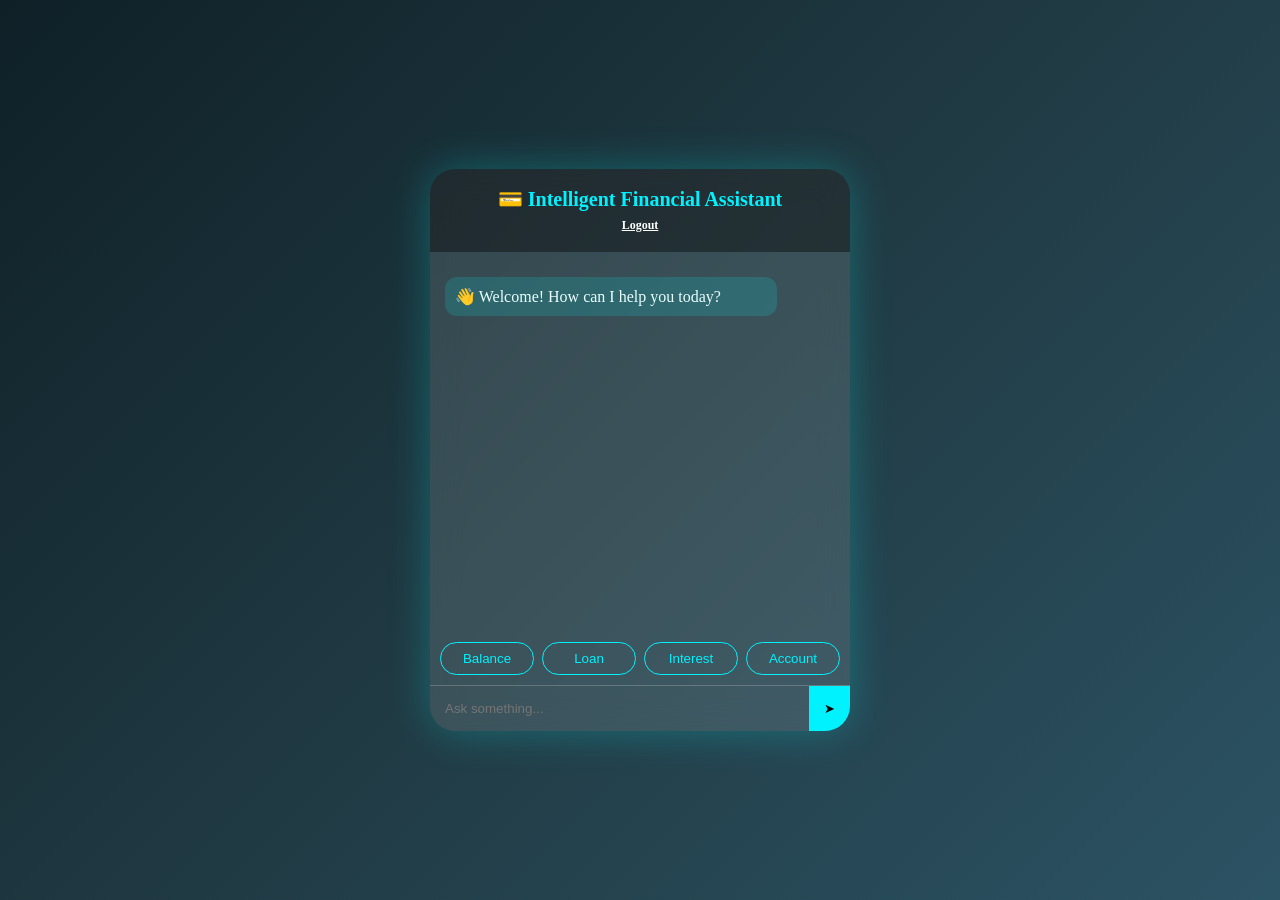
<file: templates/index.html>
<!DOCTYPE html>
<html>
<head>
<title>Intelligent Financial Assistant</title>

<style>
body{
    margin:0;
    height:100vh;
    background:linear-gradient(135deg,#0f2027,#203a43,#2c5364);
    display:flex;
    justify-content:center;
    align-items:center;
    font-family:'Segoe UI';
}

.chat-card{
    width:420px;
    backdrop-filter:blur(15px);
    background:rgba(255,255,255,0.12);
    border-radius:25px;
    box-shadow:0 0 40px rgba(0,255,255,0.25);
    overflow:hidden;
}

.header{
    padding:18px;
    background:rgba(0,0,0,0.4);
    text-align:center;
    color:#00f2ff;
    font-size:20px;
    font-weight:bold;
}

.chat-box{
    height:350px;
    padding:15px;
    overflow-y:auto;
}

.bot{
    background:rgba(0,255,255,0.15);
    color:#eaffff;
    padding:10px;
    margin:10px 0;
    border-radius:12px;
    width:80%;
}

.user{
    background:#00f2ff;
    color:#002b36;
    padding:10px;
    margin:10px 0;
    border-radius:12px;
    width:80%;
    margin-left:auto;
    text-align:right;
}

.quick-btns{
    display:flex;
    flex-wrap:wrap;
    gap:8px;
    padding:10px;
}

.quick-btns button{
    flex:1;
    background:transparent;
    border:1px solid #00f2ff;
    color:#00f2ff;
    padding:8px;
    border-radius:20px;
    cursor:pointer;
}

.footer{
    display:flex;
    border-top:1px solid rgba(255,255,255,0.2);
}

input{
    flex:1;
    padding:15px;
    background:transparent;
    border:none;
    outline:none;
    color:white;
}

.send{
    background:#00f2ff;
    border:none;
    padding:15px;
    cursor:pointer;
}
</style>
</head>

<body>

<div class="chat-card">
    <div class="header">
        💳 Intelligent Financial Assistant<br>
        <a href="/logout" style="color:white;font-size:12px;">Logout</a>
    </div>

    <div class="chat-box" id="chatBox">
        <div class="bot">👋 Welcome! How can I help you today?</div>
    </div>

    <div class="quick-btns">
        <button onclick="quick('balance')">Balance</button>
        <button onclick="quick('loan')">Loan</button>
        <button onclick="quick('interest')">Interest</button>
        <button onclick="quick('account')">Account</button>
    </div>

    <div class="footer">
        <input id="msg" placeholder="Ask something...">
        <button class="send" onclick="send()">➤</button>
    </div>
</div>

<script>
function send(){
    let msg=document.getElementById("msg").value;
    if(msg==="") return;

    let box=document.getElementById("chatBox");
    box.innerHTML+=`<div class="user">${msg}</div>`;
    document.getElementById("msg").value="";

    fetch("/chatbot",{
        method:"POST",
        headers:{"Content-Type":"application/json"},
        body:JSON.stringify({message:msg})
    })
    .then(res=>res.json())
    .then(data=>{
        box.innerHTML+=`<div class="bot">${data.reply}</div>`;
        box.scrollTop=box.scrollHeight;
    });
}

function quick(text){
    document.getElementById("msg").value=text;
    send();
}
</script>

</body>
</html>
</file>
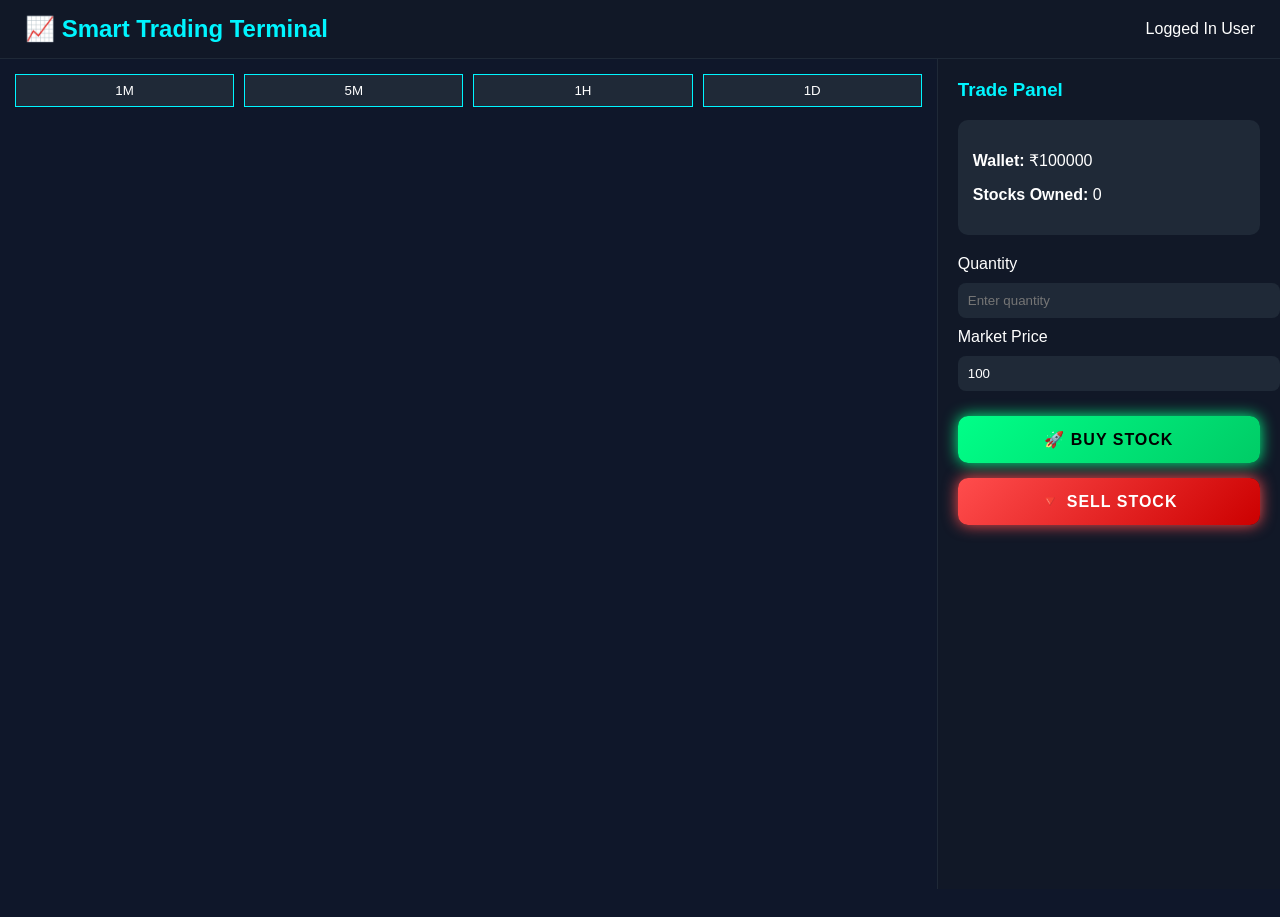
<file: templates/investments.html>
<!DOCTYPE html>
<html>
<head>
    <title>Smart Trading Platform</title>

    <script src="https://s3.tradingview.com/tv.js"></script>

    <style>
        body{
            margin:0;
            font-family:'Segoe UI',sans-serif;
            background:#0f172a;
            color:white;
        }

        .header{
            background:#111827;
            padding:15px 25px;
            display:flex;
            justify-content:space-between;
            align-items:center;
            border-bottom:1px solid #1f2937;
        }

        .header h2{
            margin:0;
            color:#00f5ff;
        }

        .container{
            display:flex;
            height:calc(100vh - 70px);
        }

        .chart-section{
            flex:3;
            padding:15px;
        }

        #chart{
            height:100%;
            border-radius:10px;
            overflow:hidden;
        }

        .trade-panel{
            flex:1;
            background:#111827;
            padding:20px;
            border-left:1px solid #1f2937;
            position:relative;
        }

        .trade-panel h3{
            margin-top:0;
            color:#00f5ff;
        }

        .wallet-box{
            background:#1f2937;
            padding:15px;
            border-radius:10px;
            margin-bottom:20px;
        }

        input{
            width:100%;
            padding:10px;
            margin:10px 0;
            border-radius:8px;
            border:none;
            background:#1f2937;
            color:white;
        }

        /* ============================= */
        /* 🔥 CREATIVE TRADE BUTTONS */
        /* ============================= */

        .trade-btn{
            width:100%;
            padding:14px;
            margin-top:15px;
            border:none;
            border-radius:10px;
            font-weight:bold;
            font-size:16px;
            cursor:pointer;
            position:relative;
            overflow:hidden;
            transition:all 0.25s ease;
            letter-spacing:1px;
        }

        .buy{
            background:linear-gradient(135deg,#00ff88,#00cc66);
            color:black;
            box-shadow:0 0 15px #00ff88;
        }

        .sell{
            background:linear-gradient(135deg,#ff4d4d,#cc0000);
            color:white;
            box-shadow:0 0 15px #ff4d4d;
        }

        .buy:hover{
            box-shadow:0 0 25px #00ff88, 0 0 40px #00ff88;
            transform:translateY(-2px);
        }

        .sell:hover{
            box-shadow:0 0 25px #ff4d4d, 0 0 40px #ff4d4d;
            transform:translateY(-2px);
        }

        .trade-btn:active{
            transform:scale(0.97);
        }

        /* ============================= */
        /* ⚡ ORDER EXECUTION ANIMATION */
        /* ============================= */

        .execution-bar{
            position:absolute;
            top:0;
            left:0;
            height:4px;
            width:0%;
            background:linear-gradient(90deg,#00f5ff,#00ff88);
            animation:execute 1s linear forwards;
        }

        @keyframes execute{
            from{ width:0%; }
            to{ width:100%; }
        }

        /* ============================= */
        /* 🎉 SUCCESS MODAL */
        /* ============================= */

        .modal{
            position:fixed;
            top:0;
            left:0;
            width:100%;
            height:100%;
            background:rgba(0,0,0,0.6);
            display:flex;
            justify-content:center;
            align-items:center;
            visibility:hidden;
            opacity:0;
            transition:0.3s;
        }

        .modal-content{
            background:#111827;
            padding:30px;
            border-radius:15px;
            text-align:center;
            width:300px;
            box-shadow:0 0 25px #00f5ff;
            animation:pop 0.3s ease;
        }

        @keyframes pop{
            from{ transform:scale(0.7); }
            to{ transform:scale(1); }
        }

        .modal.show{
            visibility:visible;
            opacity:1;
        }

        .modal button{
            margin-top:15px;
            padding:8px 15px;
            border:none;
            border-radius:8px;
            background:#00f5ff;
            cursor:pointer;
        }

        .timeframes{
            display:flex;
            gap:10px;
            margin-bottom:10px;
        }

        .timeframes button{
            flex:1;
            padding:8px;
            background:#1f2937;
            color:white;
            border:1px solid #00f5ff;
        }

        .timeframes button:hover{
            background:#00f5ff;
            color:black;
        }

    </style>
</head>

<body>

<div class="header">
    <h2>📈 Smart Trading Terminal</h2>
    <div>Logged In User</div>
</div>

<div class="container">

    <div class="chart-section">

        <div class="timeframes">
            <button onclick="changeInterval('1')">1M</button>
            <button onclick="changeInterval('5')">5M</button>
            <button onclick="changeInterval('60')">1H</button>
            <button onclick="changeInterval('D')">1D</button>
        </div>

        <div id="chart"></div>
    </div>

    <div class="trade-panel" id="tradePanel">

        <h3>Trade Panel</h3>

        <div class="wallet-box">
            <p><strong>Wallet:</strong> ₹<span id="wallet">100000</span></p>
            <p><strong>Stocks Owned:</strong> <span id="portfolio">0</span></p>
        </div>

        <label>Quantity</label>
        <input type="number" id="quantity" placeholder="Enter quantity">

        <label>Market Price</label>
        <input type="number" id="price" value="100">

        <button class="trade-btn buy" onclick="tradeStock('buy')">
            🚀 BUY STOCK
        </button>

        <button class="trade-btn sell" onclick="tradeStock('sell')">
            🔻 SELL STOCK
        </button>

    </div>

</div>

<!-- 🎉 SUCCESS MODAL -->
<div class="modal" id="successModal">
    <div class="modal-content">
        <h3 id="modalMessage">Trade Successful</h3>
        <button onclick="closeModal()">OK</button>
    </div>
</div>

<script>

let widget;

function loadChart(interval){
    if(widget){
        document.getElementById("chart").innerHTML="";
    }

    widget = new TradingView.widget({
        "width": "100%",
        "height": "100%",
        "symbol": "NASDAQ:AAPL",
        "interval": interval,
        "timezone": "Asia/Kolkata",
        "theme": "dark",
        "style": "1",
        "locale": "en",
        "container_id": "chart"
    });
}

function changeInterval(interval){
    loadChart(interval);
}

loadChart("60");

/* ⚡ Trade Function Updated with Animation + Modal */

function tradeStock(action){

    let panel = document.getElementById("tradePanel");

    // Add execution bar
    let bar = document.createElement("div");
    bar.classList.add("execution-bar");
    panel.appendChild(bar);

    setTimeout(()=>{
        bar.remove();
    },1000);

    let quantity = document.getElementById("quantity").value;
    let price = document.getElementById("price").value;

    fetch("/trade",{
        method:"POST",
        headers:{
            "Content-Type":"application/json"
        },
        body:JSON.stringify({
            action:action,
            quantity:quantity,
            price:price
        })
    })
    .then(res=>res.json())
    .then(data=>{

        document.getElementById("wallet").innerText = data.wallet;
        document.getElementById("portfolio").innerText = data.portfolio;

        document.getElementById("modalMessage").innerText = data.message;
        document.getElementById("successModal").classList.add("show");

    });
}

function closeModal(){
    document.getElementById("successModal").classList.remove("show");
}

</script>

</body>
</html>
</file>
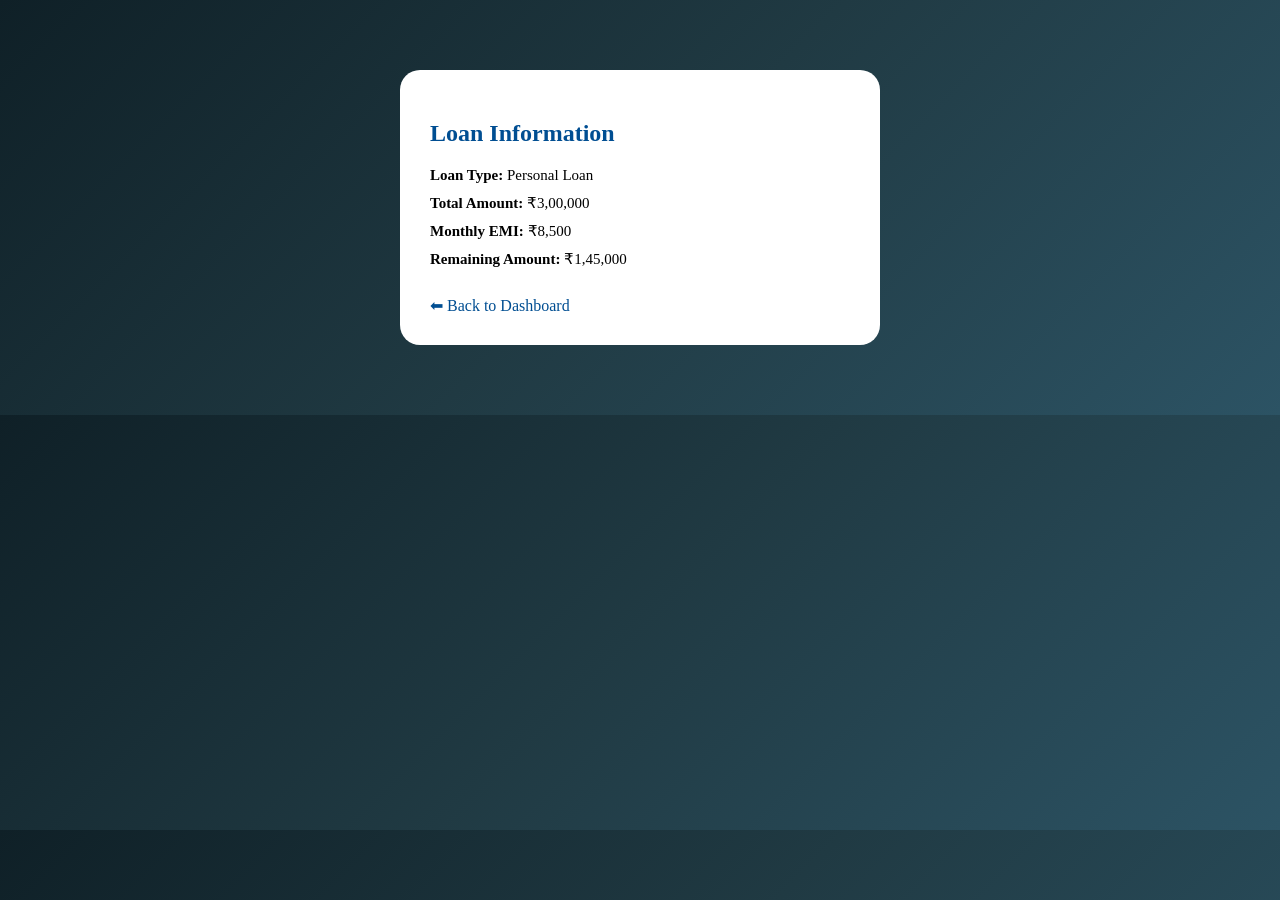
<file: templates/loans.html>
<!DOCTYPE html>
<html>
<head>
<title>Loan Details</title>
<style>
body{
    margin:0;
    font-family:'Segoe UI';
    background:linear-gradient(135deg,#0f2027,#203a43,#2c5364);
}
.card{
    background:white;
    width:420px;
    margin:70px auto;
    padding:30px;
    border-radius:20px;
}
h2{
    color:#004e92;
}
p{
    font-size:15px;
    margin:10px 0;
}
a{
    text-decoration:none;
    color:#004e92;
}
</style>
</head>
<body>

<div class="card">
    <h2>Loan Information</h2>

    <p><b>Loan Type:</b> Personal Loan</p>
    <p><b>Total Amount:</b> ₹3,00,000</p>
    <p><b>Monthly EMI:</b> ₹8,500</p>
    <p><b>Remaining Amount:</b> ₹1,45,000</p>

    <br>
    <a href="/dashboard">⬅ Back to Dashboard</a>
</div>

</body>
</html>
</file>
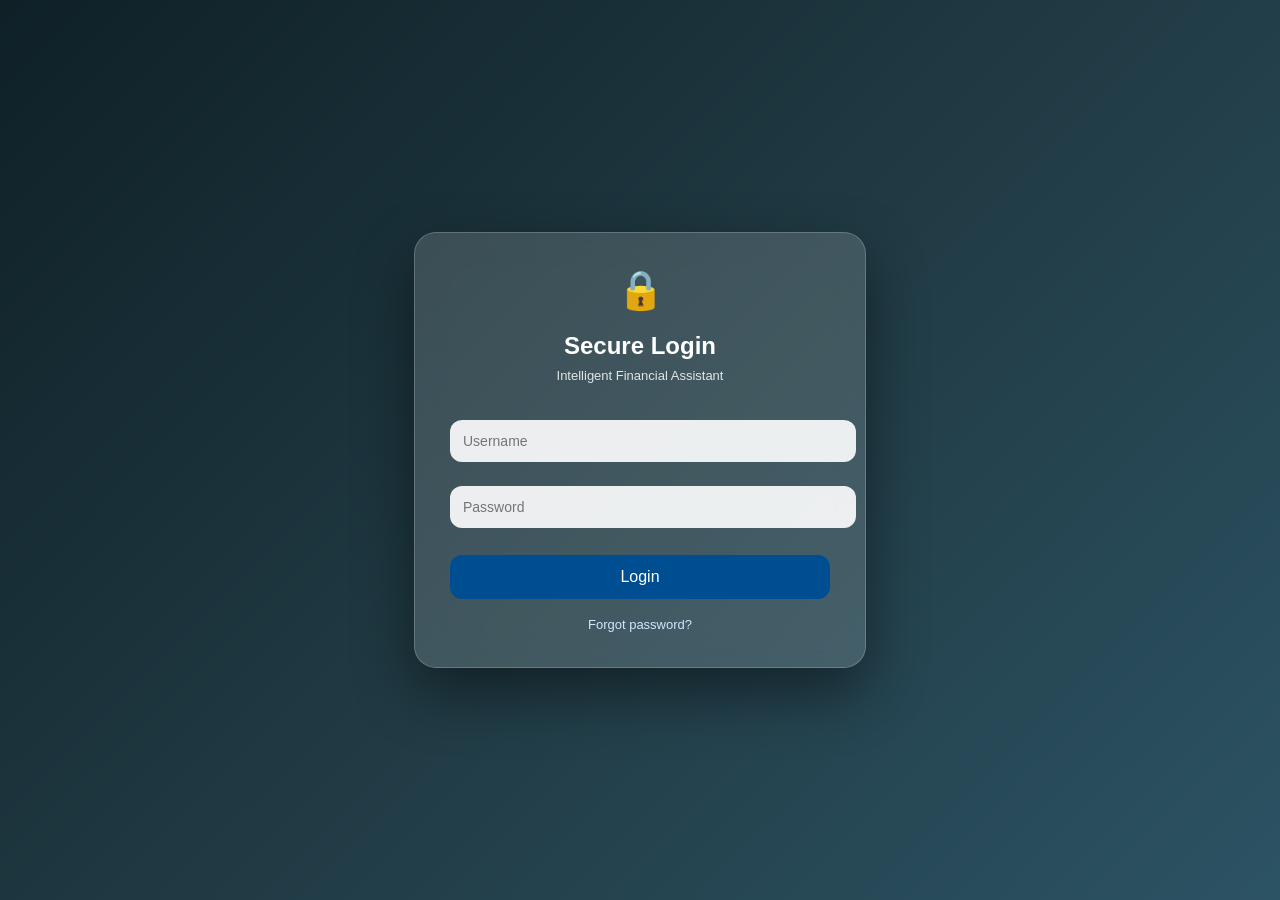
<file: templates/login.html>
<!DOCTYPE html>
<html lang="en">
<head>
<meta charset="UTF-8">
<title>Secure Login</title>

<style>
/* BACKGROUND */
body{
    margin:0;
    height:100vh;
    display:flex;
    justify-content:center;
    align-items:center;
    font-family:'Segoe UI',sans-serif;
    background:linear-gradient(135deg,#0f2027,#203a43,#2c5364);
}

/* GLASS CARD */
.glass-card{
    width:380px;
    padding:35px;
    border-radius:22px;
    background:rgba(255,255,255,0.15);
    backdrop-filter:blur(15px);
    -webkit-backdrop-filter:blur(15px);
    box-shadow:0 25px 60px rgba(0,0,0,0.45);
    border:1px solid rgba(255,255,255,0.2);
    color:white;
}

/* TITLE */
.glass-card h2{
    text-align:center;
    margin-bottom:8px;
    font-size:24px;
}

.subtitle{
    text-align:center;
    font-size:13px;
    margin-bottom:25px;
    opacity:0.85;
}

/* INPUTS */
.glass-card input{
    width:100%;
    padding:13px;
    margin:12px 0;
    border-radius:12px;
    border:none;
    outline:none;
    background:rgba(255,255,255,0.9);
    font-size:14px;
}

/* BUTTON */
.glass-card button{
    width:100%;
    padding:13px;
    margin-top:15px;
    border:none;
    border-radius:12px;
    background:#004e92;
    color:white;
    font-size:16px;
    cursor:pointer;
}

.glass-card button:hover{
    background:#003b73;
}

/* FOOT LINKS */
.links{
    margin-top:18px;
    text-align:center;
    font-size:13px;
}

.links a{
    color:#cfe8ff;
    text-decoration:none;
}

.lock{
    text-align:center;
    font-size:38px;
    margin-bottom:10px;
}
</style>

</head>
<body>

<div class="glass-card">
    <div class="lock">🔒</div>
    <h2>Secure Login</h2>
    <div class="subtitle">Intelligent Financial Assistant</div>

    <form method="POST" action="/login">
        <input type="text" name="username" placeholder="Username" required>
        <input type="password" name="password" placeholder="Password" required>

        <button type="submit">Login</button>
    </form>

    <div class="links">
        <a href="#">Forgot password?</a>
    </div>
</div>

</body>
</html>
</file>
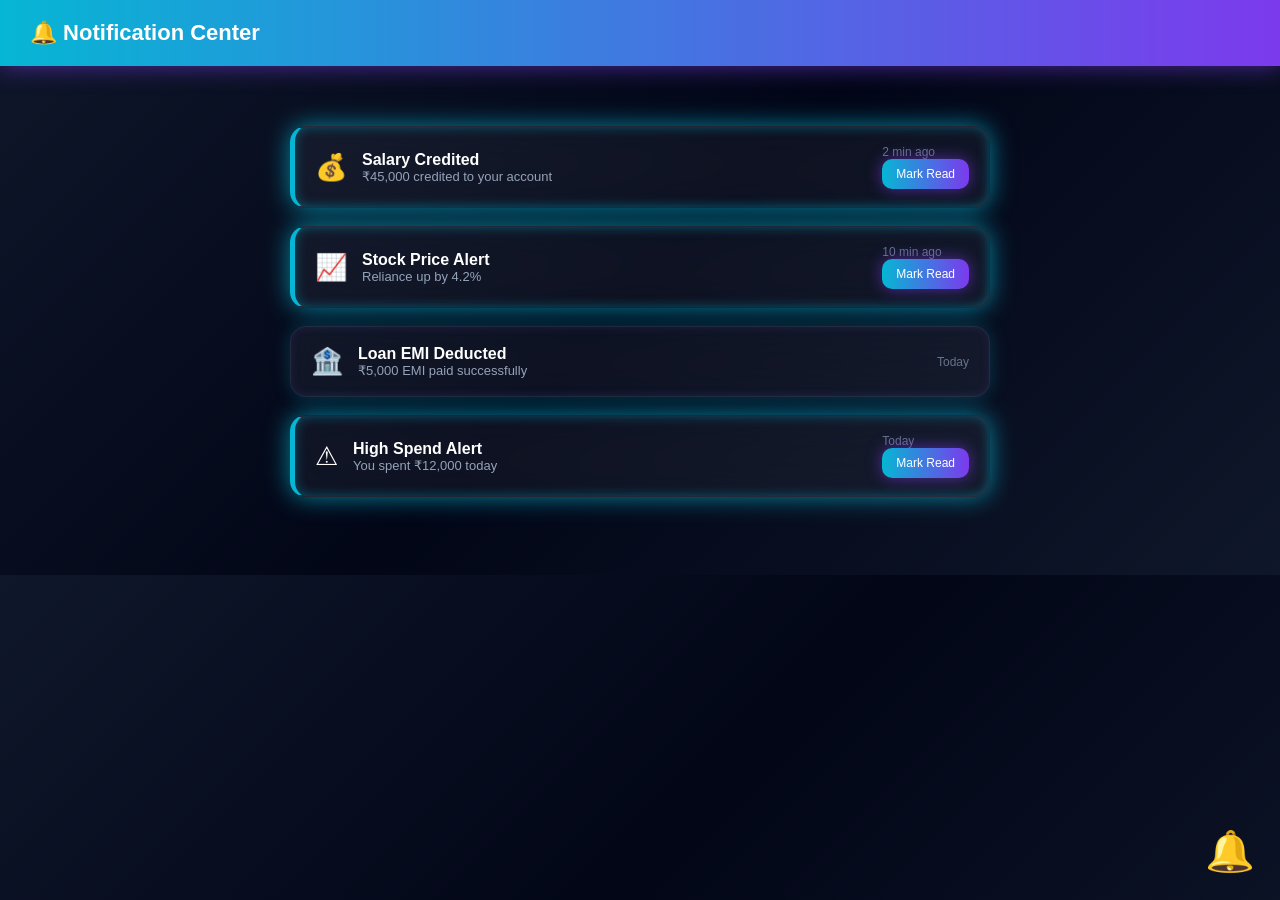
<file: templates/notification_center.html>
<!DOCTYPE html>
<html lang="en">
<head>
<meta charset="UTF-8">
<title>Notification Center</title>

<style>

body{
    margin:0;
    font-family:'Segoe UI', sans-serif;
    background:linear-gradient(135deg,#0f172a,#020617,#0f172a);
    color:white;
    overflow-x:hidden;
}

/* HEADER */
.header{
    padding:20px 30px;
    background:linear-gradient(90deg,#06b6d4,#7c3aed);
    font-size:22px;
    font-weight:bold;
    box-shadow:0 0 25px rgba(124,58,237,0.6);
}

/* CONTAINER */
.container{
    max-width:700px;
    margin:40px auto;
    padding:20px;
}

/* CARD */
.notification-card{

    background:rgba(255,255,255,0.05);
    backdrop-filter:blur(20px);

    border-radius:16px;
    padding:18px 20px;
    margin-bottom:18px;

    display:flex;
    justify-content:space-between;
    align-items:center;

    border:1px solid rgba(255,255,255,0.08);

    box-shadow:
        0 0 18px rgba(6,182,212,0.25),
        inset 0 0 10px rgba(124,58,237,0.15);

    animation:slideUp 0.5s ease forwards;

    transition:0.3s;
}

/* Hover */
.notification-card:hover{
    transform:translateY(-4px) scale(1.02);
    box-shadow:
        0 0 25px rgba(6,182,212,0.6),
        0 0 40px rgba(124,58,237,0.4);
}

/* Unread glow */
.unread{

    border-left:5px solid #06b6d4;

    box-shadow:
        0 0 25px rgba(6,182,212,0.7),
        inset 0 0 12px rgba(6,182,212,0.4);
}

/* ICON */
.icon{
    font-size:26px;
    margin-right:15px;
}

/* LEFT SIDE */
.left{
    display:flex;
    align-items:center;
}

/* TEXT */
.title{
    font-size:16px;
    font-weight:600;
}

.desc{
    font-size:13px;
    color:#94a3b8;
}

/* TIME */
.time{
    font-size:12px;
    color:#64748b;
}

/* BUTTON */
.mark-read{

    background:linear-gradient(90deg,#06b6d4,#7c3aed);
    border:none;
    color:white;
    padding:8px 14px;
    border-radius:10px;
    cursor:pointer;
    font-size:12px;

    box-shadow:0 0 15px rgba(124,58,237,0.6);

    transition:0.3s;
}

.mark-read:hover{
    transform:scale(1.1);
}

/* MARK READ ANIMATION */
.fade-out{

    animation:fadeOut 0.5s forwards;
}

/* FLOATING BELL */
.bell{

    position:fixed;
    bottom:25px;
    right:25px;

    font-size:40px;

    animation:float 2s infinite ease-in-out;
}

/* ANIMATIONS */

@keyframes slideUp{

    from{
        opacity:0;
        transform:translateY(30px);
    }

    to{
        opacity:1;
        transform:translateY(0);
    }
}

@keyframes fadeOut{

    to{
        opacity:0;
        transform:translateX(100px);
    }
}

@keyframes float{

    0%,100%{transform:translateY(0)}
    50%{transform:translateY(-10px)}
}

</style>
</head>

<body>

<div class="header">
🔔 Notification Center
</div>

<div class="container">

<div class="notification-card unread">

<div class="left">
<div class="icon">💰</div>
<div>
<div class="title">Salary Credited</div>
<div class="desc">₹45,000 credited to your account</div>
</div>
</div>

<div>
<div class="time">2 min ago</div>
<button class="mark-read" onclick="markRead(this)">Mark Read</button>
</div>

</div>


<div class="notification-card unread">

<div class="left">
<div class="icon">📈</div>
<div>
<div class="title">Stock Price Alert</div>
<div class="desc">Reliance up by 4.2%</div>
</div>
</div>

<div>
<div class="time">10 min ago</div>
<button class="mark-read" onclick="markRead(this)">Mark Read</button>
</div>

</div>


<div class="notification-card">

<div class="left">
<div class="icon">🏦</div>
<div>
<div class="title">Loan EMI Deducted</div>
<div class="desc">₹5,000 EMI paid successfully</div>
</div>
</div>

<div>
<div class="time">Today</div>
</div>

</div>


<div class="notification-card unread">

<div class="left">
<div class="icon">⚠</div>
<div>
<div class="title">High Spend Alert</div>
<div class="desc">You spent ₹12,000 today</div>
</div>
</div>

<div>
<div class="time">Today</div>
<button class="mark-read" onclick="markRead(this)">Mark Read</button>
</div>

</div>

</div>

<div class="bell">
🔔
</div>

<script>

function markRead(btn){

    let card = btn.parentElement.parentElement;

    card.classList.remove("unread");

    card.classList.add("fade-out");

    setTimeout(()=>{
        card.remove();
    },500);

}

</script>

</body>
</html>
</file>
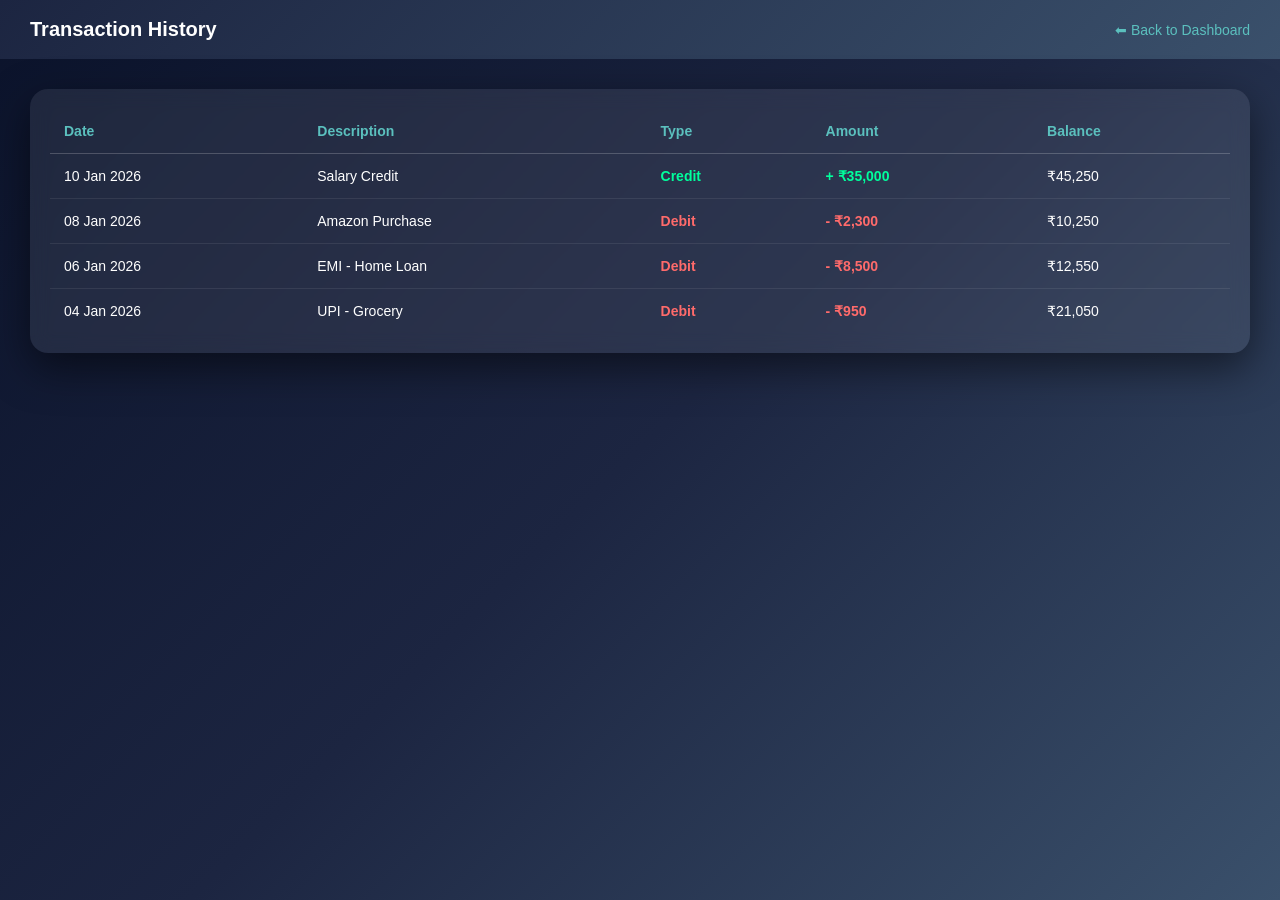
<file: templates/transactions.html>
<!DOCTYPE html>
<html lang="en">
<head>
<meta charset="UTF-8">
<title>Transactions</title>

<style>
body{
    margin:0;
    font-family:'Segoe UI', sans-serif;
    background:linear-gradient(135deg,#0b132b,#1c2541,#3a506b);
    min-height:100vh;
    color:white;
}

/* HEADER */
.header{
    background:linear-gradient(135deg,#1c2541,#3a506b);
    padding:18px 30px;
    display:flex;
    justify-content:space-between;
    align-items:center;
}

.header h2{
    margin:0;
    font-size:20px;
}

.header a{
    color:#5bc0be;
    text-decoration:none;
    font-size:14px;
}

/* TABLE CARD */
.container{
    padding:30px;
}

.table-card{
    background:rgba(255,255,255,0.08);
    backdrop-filter:blur(10px);
    border-radius:18px;
    padding:20px;
    box-shadow:0 15px 40px rgba(0,0,0,0.5);
}

table{
    width:100%;
    border-collapse:collapse;
}

th, td{
    padding:14px;
    text-align:left;
    font-size:14px;
}

th{
    color:#5bc0be;
    border-bottom:1px solid rgba(255,255,255,0.2);
}

tr:not(:last-child){
    border-bottom:1px solid rgba(255,255,255,0.08);
}

.credit{
    color:#00ff9d;
    font-weight:600;
}

.debit{
    color:#ff6b6b;
    font-weight:600;
}
</style>
</head>

<body>

<div class="header">
    <h2>Transaction History</h2>
    <a href="/dashboard">⬅ Back to Dashboard</a>
</div>

<div class="container">
    <div class="table-card">
        <table>
            <tr>
                <th>Date</th>
                <th>Description</th>
                <th>Type</th>
                <th>Amount</th>
                <th>Balance</th>
            </tr>

            <tr>
                <td>10 Jan 2026</td>
                <td>Salary Credit</td>
                <td class="credit">Credit</td>
                <td class="credit">+ ₹35,000</td>
                <td>₹45,250</td>
            </tr>

            <tr>
                <td>08 Jan 2026</td>
                <td>Amazon Purchase</td>
                <td class="debit">Debit</td>
                <td class="debit">- ₹2,300</td>
                <td>₹10,250</td>
            </tr>

            <tr>
                <td>06 Jan 2026</td>
                <td>EMI - Home Loan</td>
                <td class="debit">Debit</td>
                <td class="debit">- ₹8,500</td>
                <td>₹12,550</td>
            </tr>

            <tr>
                <td>04 Jan 2026</td>
                <td>UPI - Grocery</td>
                <td class="debit">Debit</td>
                <td class="debit">- ₹950</td>
                <td>₹21,050</td>
            </tr>

        </table>
    </div>
</div>

</body>
</html>
</file>
